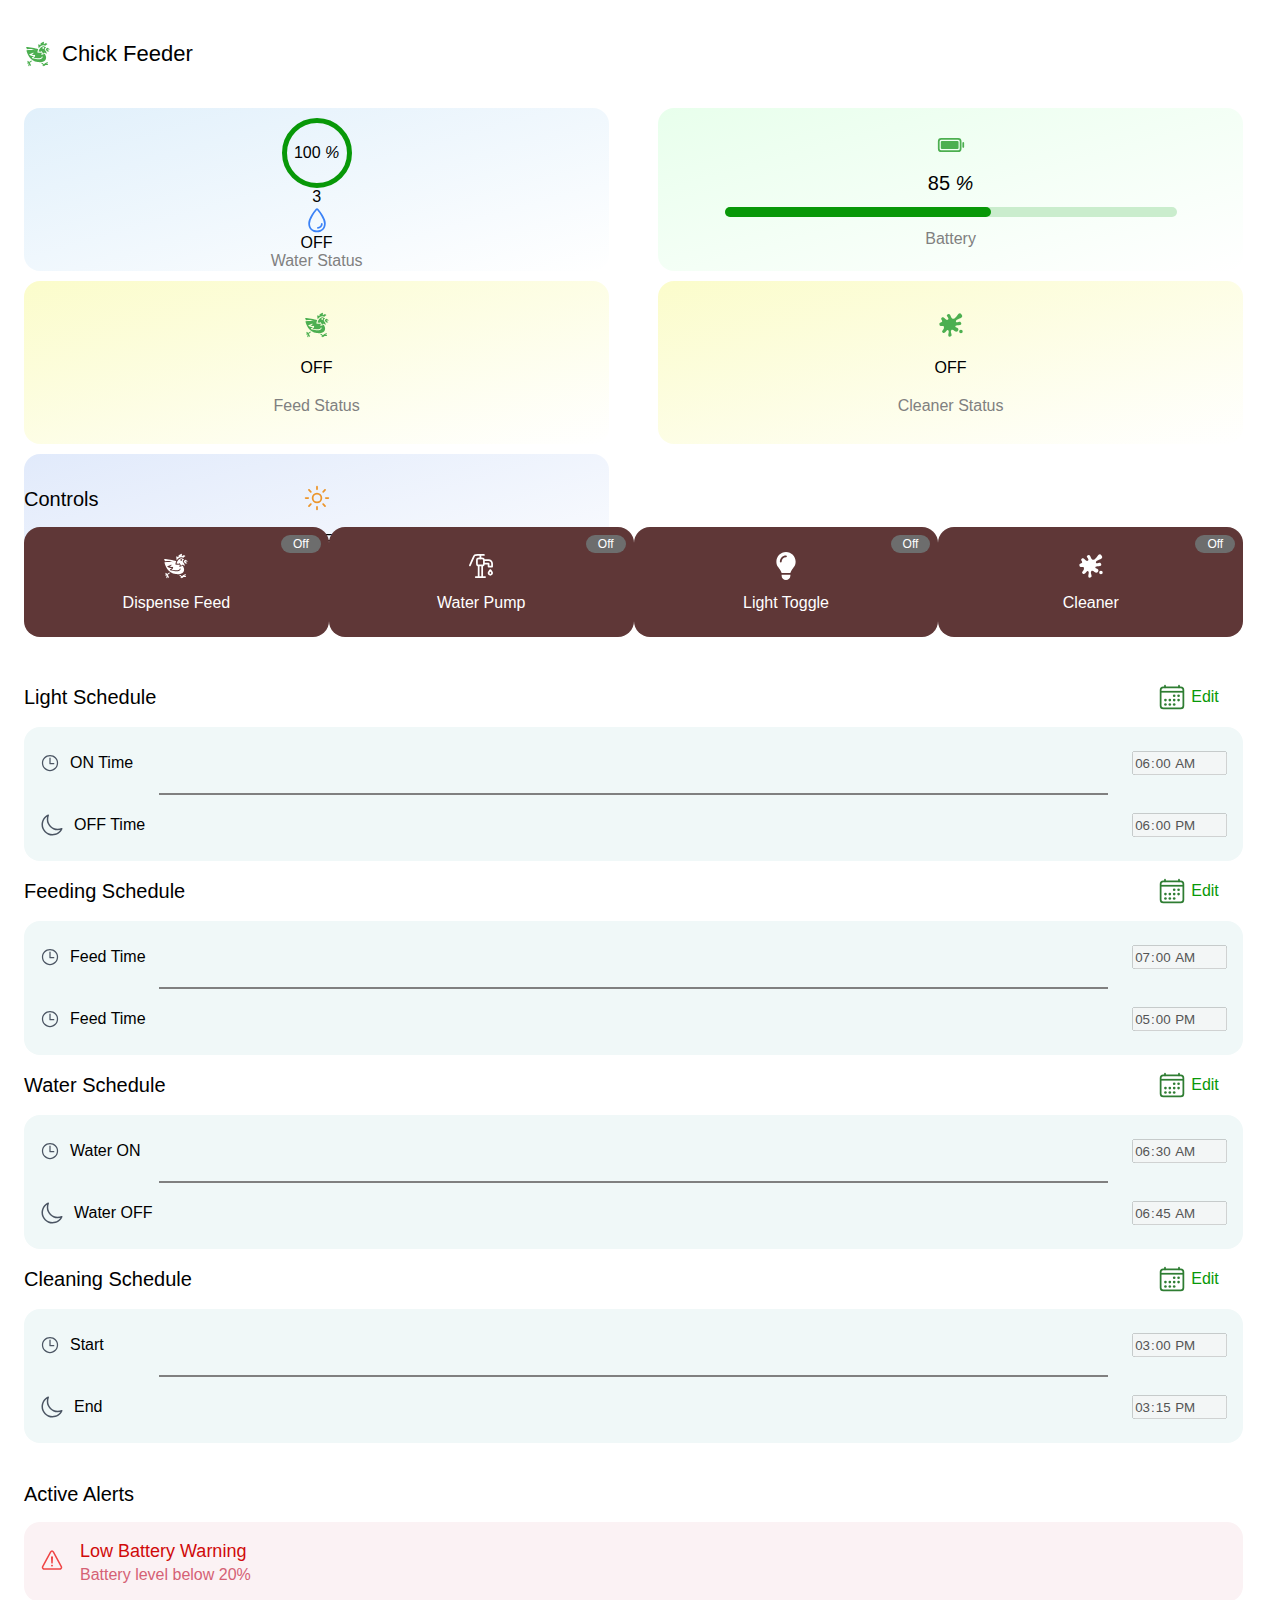
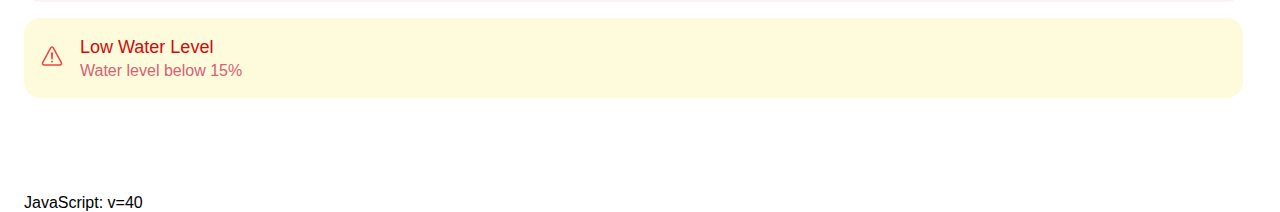
<file: data/index.html>
<!DOCTYPE html>
<html lang="en">
  <head>
    <meta charset="UTF-8" />
    <meta name="viewport" content="width=device-width, initial-scale=1.0" />
    <title>Chick Feeder</title>
    <link rel="stylesheet" href="style.css?v=40" />
  </head>
  <body style="background-color: white">
    <header>
      <div class="chick-logo">
        <img src="assets/icons/chicken.svg" alt="" />
        <p>Chick Feeder</p>
      </div>
    </header>

    <!-- Status Section -->
    <section class="status-container">
      <!-- Water Status Card -->
      <div id="waterStatusContainer" class="card c1">
        <div class="circle-container">
          <div class="green-circle">
            <p id="waterPercentage">100 <em>%</em></p>
          </div>
        </div>
        3
        <img src="assets/icons/water.svg" alt="" />
        <p id="waterStatusText">OFF</p>
        <p class="font2">Water Status</p>
      </div>

      <!-- Battery -->
      <div class="card c2">
        <img src="assets/icons/battery.svg" alt="" />
        <p class="font1">85 <em>%</em></p>
        <div class="battery-container"><div class="battery"></div></div>
        <p class="font2">Battery</p>
      </div>

      <!-- Feed Status Card -->
      <div id="feedStatusContainer" class="card c3">
        <img src="assets/icons/chicken.svg" alt="" />
        <p id="feedStatusText">OFF</p>
        <p class="font2">Feed Status</p>
      </div>

      <!-- Cleaner Status Card -->
      <div id="cleanStatusContainer" class="card c3">
        <img src="assets/icons/dirty.svg" alt="" />
        <p id="cleanStatusText">OFF</p>
        <p class="font2">Cleaner Status</p>
      </div>

      <!-- Light Status Card -->
      <div id="lightStatusContainer" class="card c4">
        <img class="sun" src="assets/icons/sun.svg" alt="" />
        <p id="lightStatusText">OFF</p>
        <p class="font2">Light Status</p>
      </div>
    </section>

    <!-- Controls Section -->
    <section class="controls">
      <p class="font1">Controls</p>
      <div class="control-container">
        <!-- Feed Button -->
        <div id="feedBtn" class="controlbox cb3">
          <img src="assets/icons/chicken-white.svg" alt="" />
          <p>Dispense Feed</p>
          <p id="feedStatus" class="off">Off</p>
        </div>

        <!-- Water Button -->
        <div id="waterBtn" class="controlbox cb3">
          <img src="assets/icons/water pump.svg" alt="" />
          <p>Water Pump</p>
          <p id="waterStatus" class="off">Off</p>
        </div>

        <!-- Light Button -->
        <div id="lightBtn" class="controlbox cb3">
          <img src="assets/icons/light.svg" alt="" />
          <p>Light Toggle</p>
          <p id="lightStatus" class="off">Off</p>
        </div>

        <!-- Cleaner Button -->
        <div id="cleanBtn" class="controlbox cb3">
          <img src="assets/icons/dirty-white.svg" alt="" />
          <p>Cleaner</p>
          <p id="cleanStatus" class="off">Off</p>
        </div>
      </div>
    </section>

    <section class="schedulecontainer">
      <!-- LIGHT SCHEDULE -->
      <div class="schedulebox">
        <p class="font1">Light Schedule</p>
        <div class="calender" onclick="toggleEdit(this)" data-type="light">
          <img src="assets/icons/calender.svg" alt="Edit" />
          <p>Edit</p>
        </div>
      </div>
      <div class="time-container">
        <div class="on-time">
          <div class="clock">
            <img src="assets/icons/time.svg" alt="" />
            <p class="font3">ON Time</p>
          </div>
          <input type="time" id="lightOnTime" value="06:00" disabled />
        </div>
        <div class="line-container"><div class="line"></div></div>
        <div class="on-time">
          <div class="clock">
            <img src="assets/icons/moon.svg" alt="" />
            <p class="font3">OFF Time</p>
          </div>
          <input type="time" id="lightOffTime" value="18:00" disabled />
        </div>
      </div>

      <!-- FEED SCHEDULE -->
      <div class="schedulebox">
        <p class="font1">Feeding Schedule</p>
        <div class="calender" onclick="toggleEdit(this)" data-type="feed">
          <img src="assets/icons/calender.svg" alt="Edit" />
          <p>Edit</p>
        </div>
      </div>
      <div class="time-container">
        <div class="on-time">
          <div class="clock">
            <img src="assets/icons/time.svg" alt="" />
            <p class="font3">Feed Time</p>
          </div>
          <input type="time" id="feedStartTime" value="07:00" disabled />
        </div>
        <div class="line-container"><div class="line"></div></div>
        <div class="on-time">
          <div class="clock">
            <img src="assets/icons/time.svg" alt="" />
            <p class="font3">Feed Time</p>
          </div>
          <input id="feedStopTime" type="time" value="17:00" disabled />
        </div>
      </div>

      <!-- WATER SCHEDULE -->
      <div class="schedulebox">
        <p class="font1">Water Schedule</p>
        <div class="calender" onclick="toggleEdit(this)" data-type="water">
          <img src="assets/icons/calender.svg" alt="Edit" />
          <p>Edit</p>
        </div>
      </div>
      <div class="time-container">
        <div class="on-time">
          <div class="clock">
            <img src="assets/icons/time.svg" alt="" />
            <p class="font3">Water ON</p>
          </div>
          <input type="time" id="waterOnTime" value="06:30" disabled />
        </div>
        <div class="line-container"><div class="line"></div></div>
        <div class="on-time">
          <div class="clock">
            <img src="assets/icons/moon.svg" alt="" />
            <p class="font3">Water OFF</p>
          </div>
          <input id="waterOffTime" type="time" value="06:45" disabled />
        </div>
      </div>

      <!-- CLEANING SCHEDULE -->
      <div class="schedulebox">
        <p class="font1">Cleaning Schedule</p>
        <div class="calender" onclick="toggleEdit(this)" data-type="clean">
          <img src="assets/icons/calender.svg" alt="Edit" />
          <p>Edit</p>
        </div>
      </div>
      <div class="time-container">
        <div class="on-time">
          <div class="clock">
            <img src="assets/icons/time.svg" alt="" />
            <p class="font3">Start</p>
          </div>
          <input id="cleanStartTime" type="time" value="15:00" disabled />
        </div>
        <div class="line-container"><div class="line"></div></div>
        <div class="on-time">
          <div class="clock">
            <img src="assets/icons/moon.svg" alt="" />
            <p class="font3">End</p>
          </div>
          <input id="cleanStopTime" type="time" value="15:15" disabled />
        </div>
      </div>
    </section>

    <!-- Alerts Section -->
    <section class="alerts">
      <p class="font1">Active Alerts</p>

      <div class="alert-box ab1">
        <div><img src="assets/icons/warning.svg" alt="" /></div>
        <div>
          <p class="big-pink">Low Battery Warning</p>
          <p class="normal-pink">Battery level below 20%</p>
        </div>
      </div>

      <div class="alert-box ab2">
        <div><img src="assets/icons/warning.svg" alt="" /></div>
        <div>
          <p class="big-yellow">Low Water Level</p>
          <p class="normal-yellow">Water level below 15%</p>
        </div>
      </div>
    </section>

    <!-- Version Info -->
    <p>JavaScript: v=40</p>

    <!-- JavaScript File -->
    <script src="script.js?v=40"></script>
  </body>
</html>
</file>
<file: data/style.css>
* {
  margin: 0px;
  padding: 0px;
  box-sizing: border-box;
  font-family: Arial, Helvetica, sans-serif;
}
:root {
  --white: #ffffff;
  --green: #089808;
  --grey: #808080;
  --black: #000000;
  --orange: #ffa126;
  --brown: #5f3737;
}

body {
  width: 99vw;
  height: 100vh;
  padding: 24px;
}

header {
  width: 100%;
  display: flex;
  justify-content: space-between;
  margin: 16px 0px;
}

header img {
  width: 28px;
}

.chick-logo {
  display: flex;
  width: 200px;
  align-items: center;
  gap: 10px;
}

.chick-logo p {
  font-size: 22px;
}

/* section1 */

.status-container {
  width: 100%;
  height: 340px;
  margin: 40px 0px;
  gap: 10px;
  display: flex;
  flex-wrap: wrap;
  justify-content: space-between;
  align-items: space-between;
}

.card {
  width: 48%;
  height: 48%;
  padding: 10px;
  border-radius: 16px;
  display: flex;
  flex-direction: column;
  justify-content: space-evenly;
  align-items: center;
}

.card img {
  width: 28px;
}

.font1 {
  font-size: 20px;
}

.font2 {
  font-size: 16px;
  color: var(--grey);
}

.battery-container {
  height: 10px;
  width: 80%;
  background-color: rgb(202, 237, 205);
  border-radius: 50px;
}

.battery {
  height: 100%;
  width: 59%;
  background-color: var(--green);
  border-radius: 50px;
}
.circle-container {
  width: 100%;
  display: flex;
  justify-content: center;
}

.green-circle {
  height: 70px;
  width: 70px;
  border: 5px solid var(--green);
  border-radius: 50px;
  display: flex;
  justify-content: center;
  align-items: center;
}

.c1 {
  background-image: linear-gradient(to bottom right, rgb(225, 240, 251), white);
}
.c2 {
  background-image: linear-gradient(to bottom right, rgb(232, 255, 236), white);
}
.c3 {
  background-image: linear-gradient(to bottom right, rgb(251, 252, 203), white);
}
.c4 {
  background-image: linear-gradient(to bottom right, rgb(225, 234, 251), white);
}

/* Section2 */

.controls {
  width: 100%;
  margin: 40px 0px;
}

.control-container {
  width: 100%;
  display: flex;
  justify-content: space-between;
  margin: 16px 0px;
}
.controlbox {
  width: 31%;
  height: 110px;
  color: var(--white);
  border-radius: 16px;
  display: flex;
  flex-direction: column;
  align-items: center;
  text-align: center;
  justify-content: space-evenly;
  padding: 10px;
}

.controlbox img {
  width: 28px;
  color: var(--white);
}

.cb1 {
  background-color: var(--green);
  position: relative;
}
.cb2 {
  background-color: var(--orange);
  position: relative;
}
.cb3 {
  position: relative;
  background-color: var(--brown);
}

/* Button Status */
.off {
  color: var(--white);
  background-color: rgb(109, 109, 109);
  position: absolute;
  top: 8px;
  right: 8px;
  padding: 2px 12px;
  border: none;
  border-radius: 50px;
  font-size: 12px;
  text-align: center;
  border: none;
}

/* section3 */

.schedulecontainer {
  width: 100%;
  margin: 40px 0px;
}

.schedulebox {
  height: 40px;
  width: 98%;
  margin: 10px 0px;
  display: flex;
  align-items: center;
  justify-content: space-between;
}
.calender {
  display: flex;
  align-items: center;
  gap: 5px;
}
.calender img {
  width: 28px;
}
.calender p {
  color: var(--green);
}
.time-container {
  background-color: rgb(240, 248, 248);
  width: 100%;
  border-radius: 16px;
  padding: 16px;
}
.on-time {
  width: 100%;
  display: flex;
  justify-content: space-between;
  align-items: center;
}
.clock {
  display: flex;
  gap: 10px;
  height: 40px;
  align-items: center;
}
.line-container {
  width: 100%;
  display: flex;
  justify-content: center;
  margin: 10px 0px;
}
.line {
  width: 80%;
  height: 2px;
  background-color: gray;
}
.cl {
  width: 28px;
}

/* Section4 */

.alerts {
  width: 100%;
  padding-bottom: 80px;
}

.alert-box {
  height: 80px;
  border-radius: 16px;
  padding: 16px;
  display: flex;
  align-items: center;
  gap: 16px;
  margin: 16px 0px;
}

.ab1 {
  background-color: rgb(251, 242, 244);
}
.big-pink {
  color: rgb(208, 10, 10);
  font-size: 18px;
  font-weight: 500;
}
.normal-pink {
  font-size: 16px;
  color: rgb(213, 97, 116);
  margin-top: 4px;
}

.ab2 {
  background-color: rgb(253, 251, 220);
}
.big-yellow {
  color: rgb(208, 10, 10);
  font-size: 18px;
  font-weight: 500;
}
.normal-yellow {
  font-size: 16px;
  color: rgb(213, 97, 116);
  margin-top: 4px;
}
</file>
